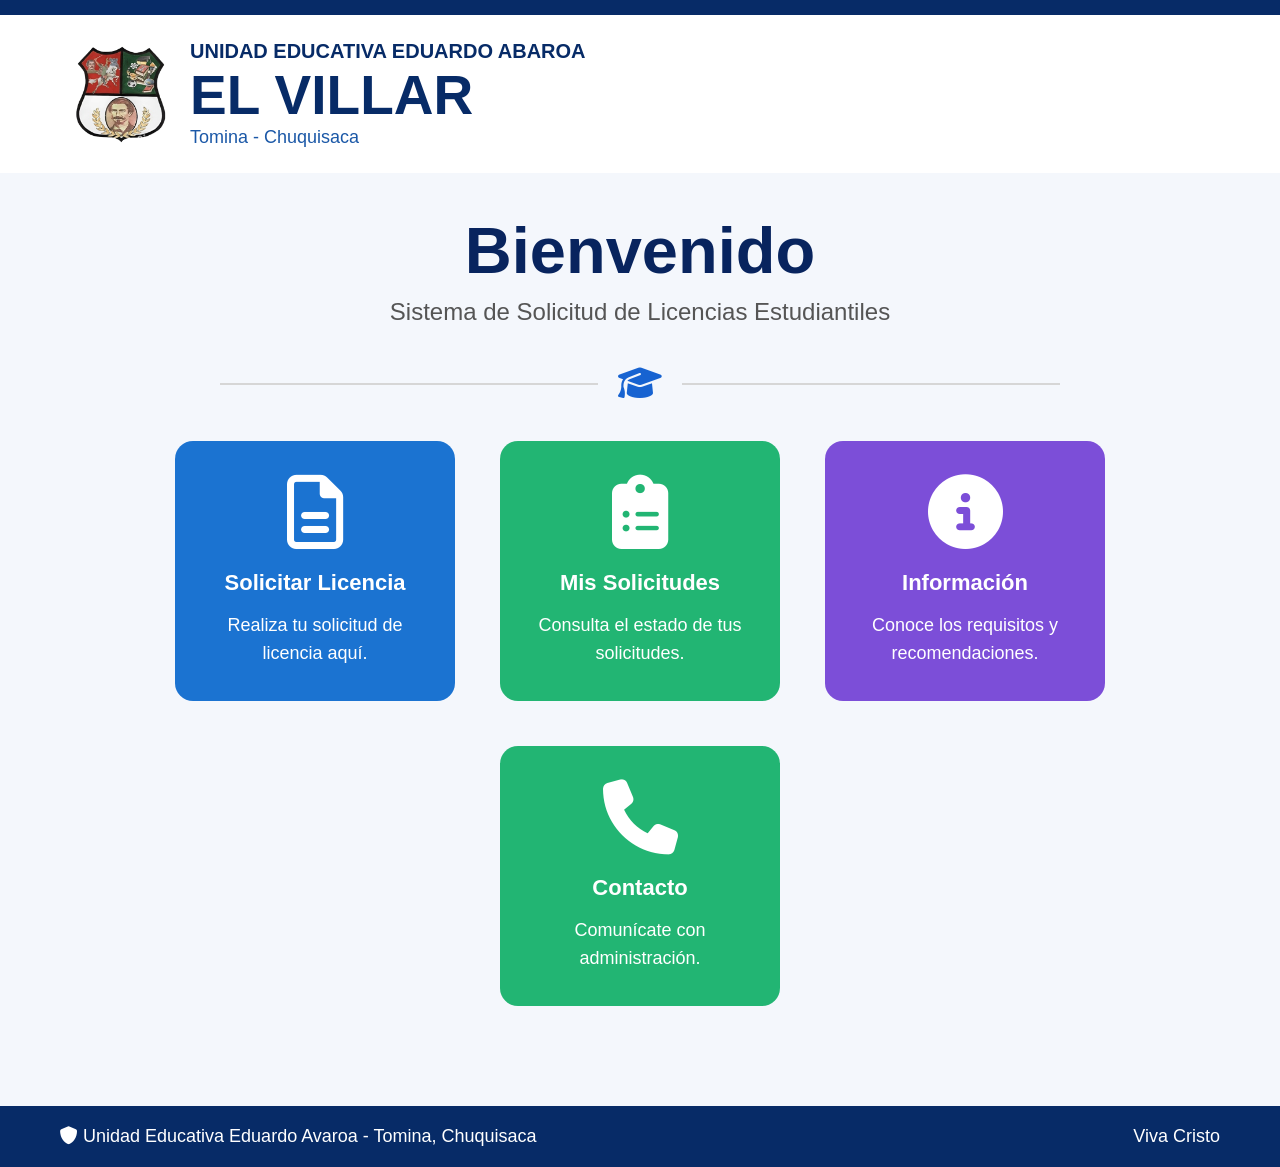
<file: index.html>
<!DOCTYPE html>
<html lang="es">
<head>
    <meta charset="UTF-8">
    <meta name="viewport" content="width=device-width, initial-scale=1.0">
    <title>Sistema de Licencias</title>

    <link rel="stylesheet"
    href="https://cdnjs.cloudflare.com/ajax/libs/font-awesome/6.6.0/css/all.min.css">

    <link rel="stylesheet" href="estilos.css">
</head>

<body>

<header>

    <div class="logo">

        <img src="img.png" alt="Logo">

        <div>
            <h3>UNIDAD EDUCATIVA EDUARDO ABAROA</h3>
            <h1>EL VILLAR</h1>
            <p>Tomina - Chuquisaca</p>
        </div>

    </div>

</header>


<section class="principal">

    <h1>Bienvenido</h1>

    <h2>Sistema de Solicitud de Licencias Estudiantiles</h2>

    <div class="linea">
        <hr>
        <i class="fa-solid fa-graduation-cap"></i>
        <hr>
    </div>

    <div class="contenedor">

        <a href="licencias.html" class="boton azul">

            <i class="fa-regular fa-file-lines"></i>

            <h3>Solicitar Licencia</h3>

            <p>Realiza tu solicitud de licencia aquí.</p>

        </a>


        <a href="histo" class="boton verde">

            <i class="fa-solid fa-clipboard-list"></i>

            <h3>Mis Solicitudes</h3>

            <p>Consulta el estado de tus solicitudes.</p>

        </a>


        <a href="info.html" class="boton morado">

            <i class="fa-solid fa-circle-info"></i>

            <h3>Información</h3>

            <p>Conoce los requisitos y recomendaciones.</p>

        </a>


        <a href="cont.html" class="boton naranja">

            <i class="fa-solid fa-phone"></i>

            <h3>Contacto</h3>

            <p>Comunícate con administración.</p>

        </a>

    </div>

</section>


<footer>

    <span>
        <i class="fa-solid fa-shield"></i>
        Unidad Educativa Eduardo Avaroa - Tomina, Chuquisaca
    </span>

    <span>
        Viva Cristo
    </span>

</footer>

</body>
</html>
</file>
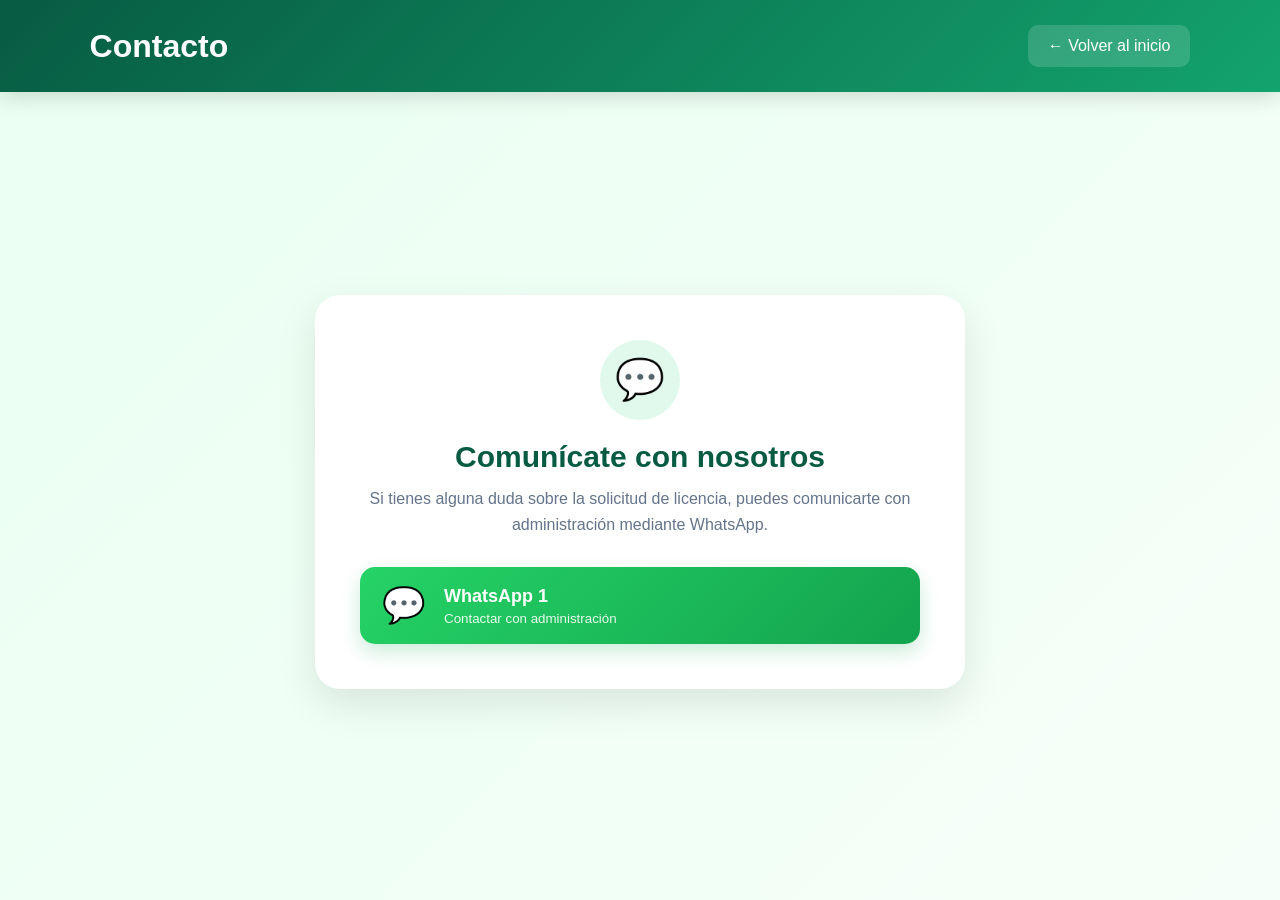
<file: cont.html>
<!DOCTYPE html>
<html lang="es">

<head>

    <meta charset="UTF-8">

    <meta name="viewport"content="width=device-width, initial-scale=1.0">

    <title>Contacto</title>

    <link rel="stylesheet" href="cont.css">

</head>

<body>

<header>

    <h1>Contacto</h1>

    <a href="index.html" class="volver">
        ← Volver al inicio
    </a>

</header>


<main>

    <section class="contacto">

        <div class="icono">
            💬
        </div>

        <h2>
            Comunícate con nosotros
        </h2>

        <p>
            Si tienes alguna duda sobre la solicitud
            de licencia, puedes comunicarte con
            administración mediante WhatsApp.
        </p>


        <div class="contactos">

            <a href="https://wa.me/73401686"target="_blank"class="whatsapp">

                <span>💬</span>

                <div>
                    <b>WhatsApp 1</b>
                    <small>
                        Contactar con administración
                    </small>
                </div>

            </a>

        </div>

    </section>

</main>

</body>
</html>
</file>
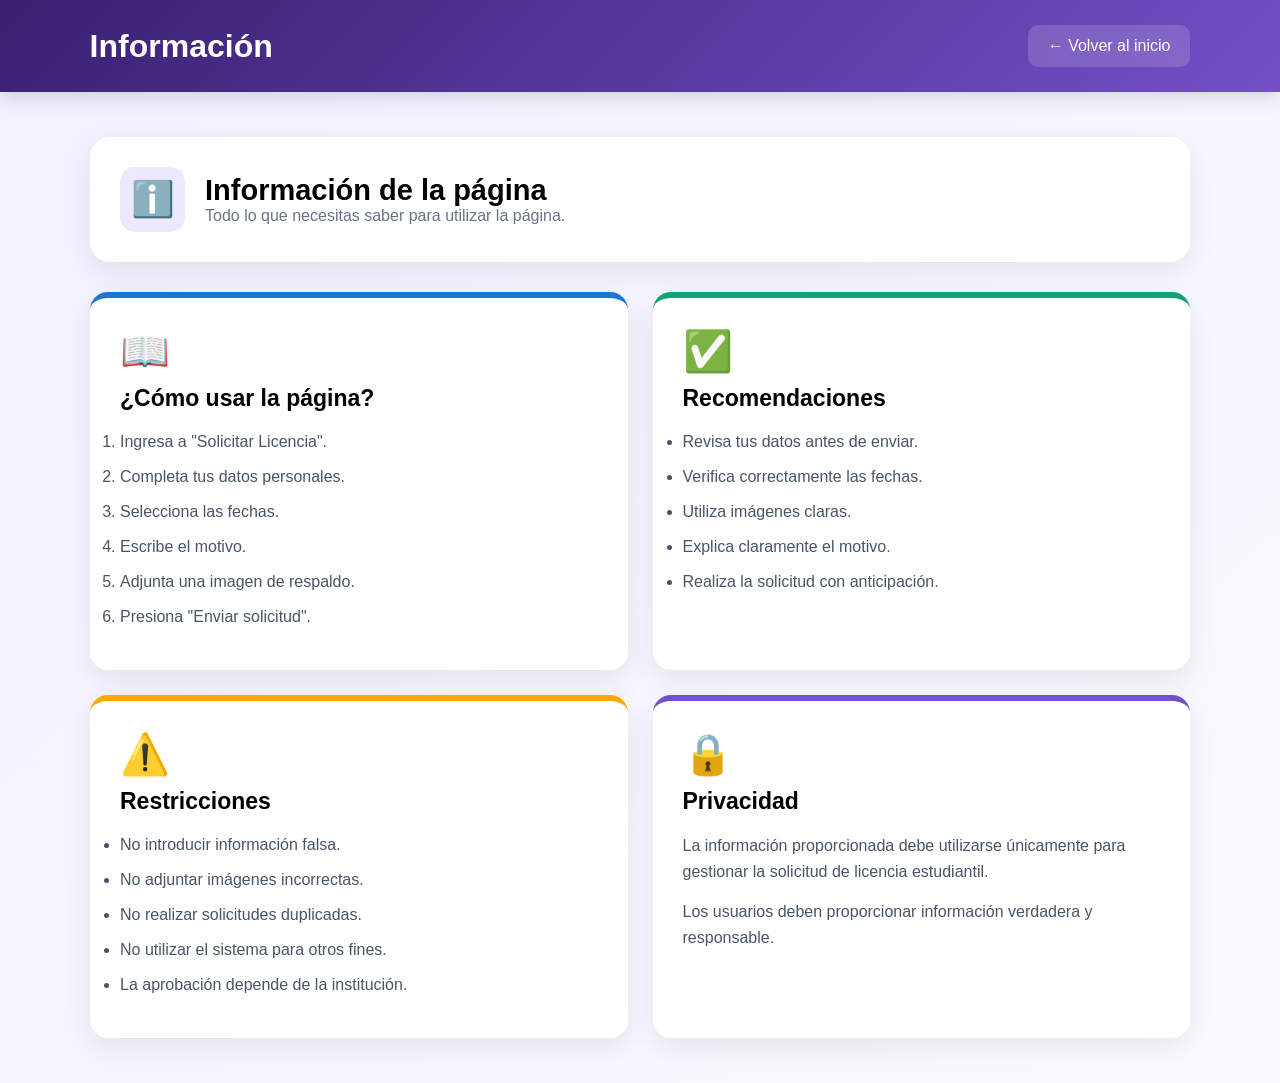
<file: info.html>
<!DOCTYPE html>
<html lang="es">

<head>

    <meta charset="UTF-8">

    <meta
        name="viewport"
        content="width=device-width, initial-scale=1.0"
    >

    <title>Información</title>

    <link
        rel="stylesheet"
        href="info.css"
    >

</head>

<body>

<header>

    <h1>Información</h1>

    <a href="index.html" class="volver">
        ← Volver al inicio
    </a>

</header>


<main>

    <section class="contenedor">

        <div class="titulo">

            <div class="icono">ℹ️</div>

            <div>

                <h2>Información de la página</h2>

                <p>
                    Todo lo que necesitas saber para
                    utilizar la página.
                </p>

            </div>

        </div>


        <div class="tarjetas">


            <article class="tarjeta azul">

                <div class="icono-tarjeta">
                    📖
                </div>

                <h3>
                    ¿Cómo usar la página?
                </h3>

                <ol>

                    <li>
                        Ingresa a "Solicitar Licencia".
                    </li>

                    <li>
                        Completa tus datos personales.
                    </li>

                    <li>
                        Selecciona las fechas.
                    </li>

                    <li>
                        Escribe el motivo.
                    </li>

                    <li>
                        Adjunta una imagen de respaldo.
                    </li>

                    <li>
                        Presiona "Enviar solicitud".
                    </li>

                </ol>

            </article>


            <article class="tarjeta verde">

                <div class="icono-tarjeta">
                    ✅
                </div>

                <h3>
                    Recomendaciones
                </h3>

                <ul>

                    <li>
                        Revisa tus datos antes de enviar.
                    </li>

                    <li>
                        Verifica correctamente las fechas.
                    </li>

                    <li>
                        Utiliza imágenes claras.
                    </li>

                    <li>
                        Explica claramente el motivo.
                    </li>

                    <li>
                        Realiza la solicitud con anticipación.
                    </li>

                </ul>

            </article>


            <article class="tarjeta naranja">

                <div class="icono-tarjeta">
                    ⚠️
                </div>

                <h3>
                    Restricciones
                </h3>

                <ul>

                    <li>
                        No introducir información falsa.
                    </li>

                    <li>
                        No adjuntar imágenes incorrectas.
                    </li>

                    <li>
                        No realizar solicitudes duplicadas.
                    </li>

                    <li>
                        No utilizar el sistema para otros fines.
                    </li>

                    <li>
                        La aprobación depende de la institución.
                    </li>

                </ul>

            </article>


            <article class="tarjeta morado">

                <div class="icono-tarjeta">
                    🔒
                </div>

                <h3>
                    Privacidad
                </h3>

                <p>
                    La información proporcionada debe utilizarse
                    únicamente para gestionar la solicitud de
                    licencia estudiantil.
                </p>

                <p>
                    Los usuarios deben proporcionar información
                    verdadera y responsable.
                </p>

            </article>


        </div>

    </section>

</main>

</body>
</html>
</file>
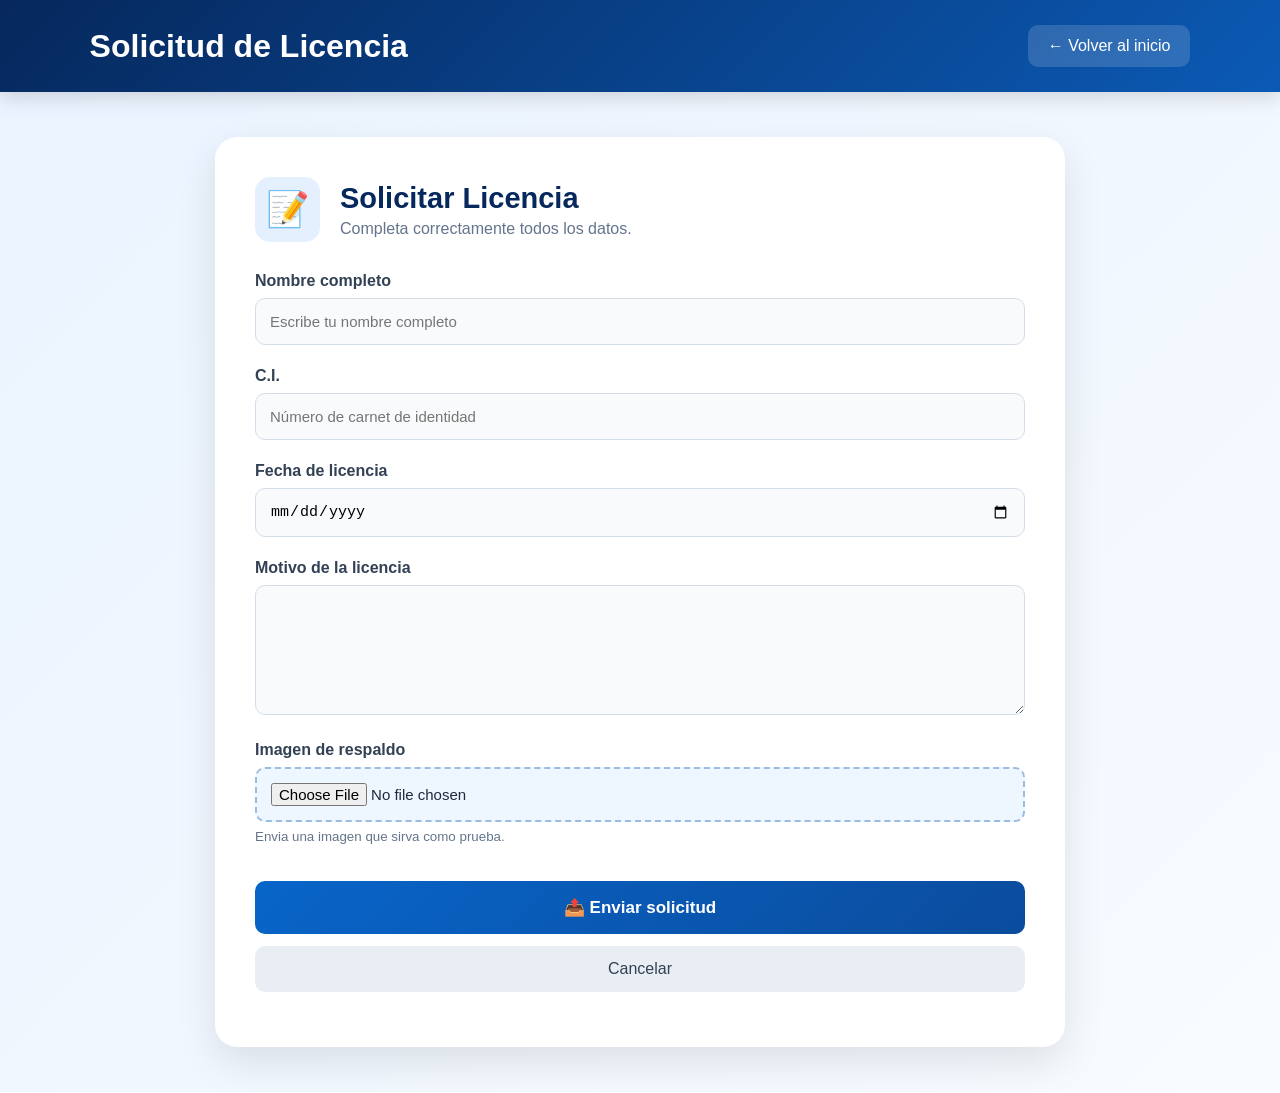
<file: licencias.html>
<!DOCTYPE html>
<html lang="es">
<head>
    <meta charset="UTF-8">
    <meta name="viewport" content="width=device-width, initial-scale=1.0">
    <title>Solicitar Licencia</title>

    <link rel="stylesheet" href="licencias.css">
</head>

<body>

    <header>
        <h1>Solicitud de Licencia</h1>

        <a href="index.html" class="volver">
            ← Volver al inicio
        </a>
    </header>

    <main>

        <section class="formulario">

            <div class="titulo">
                <span>📝</span>

                <div>
                    <h2>Solicitar Licencia</h2>
                    <p>
                        Completa correctamente todos los datos.
                    </p>
                </div>
            </div>


            <form id="formularioLicencia">

                <div class="campo">

                    <label>Nombre completo</label>

                    <input
                        type="text"
                        id="nombre"
                        placeholder="Escribe tu nombre completo"
                        required
                    >

                </div>


                <div class="campo">

                    <label>C.I.</label>

                    <input type="text" id="ci" placeholder="Número de carnet de identidad" required>

                </div>


                <div class="fechas">

                    <div class="campo">

                        <label>Fecha de licencia</label>

                        <input type="date" id="fechaLicencia" required>

                    </div>

                </div>

                <div class="campo">

                    <label>Motivo de la licencia</label>

                    <textarea id="motivo" placeholder="Escribe el motivo de tu licencia..." required>
                    </textarea>
                </div>


                <div class="campo">

                    <label>Imagen de respaldo</label>

                    <input type="file"  id="imagen" accept="image/*" required>

                    <small>
                        Envia una imagen que sirva como prueba.
                    </small>

                </div>


                <img id="vistaPrevia" class="vistaPrevia">

                <button type="submit" class="enviar">
                    📤 Enviar solicitud
                </button>


                <a href="index.html" class="cancelar">
                    Cancelar
                </a>

            </form>

            <p id="mensaje"></p>

        </section>

    </main>

</body>
</html>
</file>
<file: estilos.css>
*{
    margin:0;
    padding:0;
    box-sizing:border-box;
    font-family:Arial, Helvetica, sans-serif;
}

body{

    background:#f4f7fc;
}

header{

    background:white;
    border-top:15px solid #072b67;
    padding:25px 70px;
}

.logo{

    display:flex;
    align-items:center;
    gap:20px;
}

.logo img{

    width:100px;
}

.logo h3{

    color:#072b67;
    font-size:20px;
}

.logo h1{

    color:#072b67;
    font-size:55px;
}

.logo p{

    color:#1b58a7;
    font-size:18px;
}

.principal{

    text-align:center;
    padding:40px;
}

.principal h1{

    font-size:65px;
    color:#08245e;
}

.principal h2{

    color:#555;
    margin-top:10px;
    font-weight:normal;
}

.linea{

    display:flex;
    align-items:center;
    justify-content:center;
    gap:20px;
    margin:40px auto;
    width:70%;
}

.linea hr{

    flex:1;
    border:none;
    height:2px;
    background:#d6d6d6;
}

.linea i{

    color:#1763d1;
    font-size:35px;
}

.contenedor{

    display:flex;
    justify-content:center;
    gap:45px;
    flex-wrap:wrap;
}

.boton{

    width:280px;
    height:260px;

    border-radius:18px;

    color:white;
    text-decoration:none;

    display:flex;
    flex-direction:column;
    justify-content:center;
    align-items:center;

    transition:.3s;
}

.boton:hover{

    transform:translateY(-8px);
    box-shadow:0px 12px 25px rgba(0,0,0,.25);
}

.boton i{

    font-size:75px;
    margin-bottom:20px;
}

.boton h3{

    font-size:22px;
    margin-bottom:15px;
}

.boton p{

    width:80%;
    font-size:18px;
    line-height:28px;
}

.azul{

    background:#1b73d1;
}

.verde{

    background:#22b573;
}

.morado{

    background:#7c4ed8;
}

.naranja{

    background:#22b573;
}

footer{

    margin-top:60px;

    background:#072b67;

    color:white;

    display:flex;

    justify-content:space-between;

    padding:20px 60px;

    font-size:18px;
}

@media(max-width:1100px){

.contenedor{

flex-direction:column;
align-items:center;

}

footer{

flex-direction:column;
text-align:center;
gap:10px;

}

}
</file>
<file: cont.css>
* {
    margin: 0;
    padding: 0;
    box-sizing: border-box;
}

body {

    font-family: Arial, sans-serif;

    min-height: 100vh;

    background:
        linear-gradient(
            135deg,
            #eafff2,
            #f5fff9
        );

    color: #1e293b;
}


/* ENCABEZADO */

header {

    background:
        linear-gradient(
            135deg,
            #075b42,
            #13a36e
        );

    color: white;

    padding: 25px 7%;

    display: flex;

    justify-content: space-between;

    align-items: center;

    box-shadow:
        0 5px 20px rgba(0,0,0,0.15);
}

header h1 {

    font-size: 32px;
}

.volver {

    color: white;

    text-decoration: none;

    background:
        rgba(255,255,255,0.15);

    padding: 12px 20px;

    border-radius: 10px;

    transition: 0.3s;
}

.volver:hover {

    background: white;

    color: #075b42;
}


/* CONTENIDO */

main {

    min-height:
        calc(100vh - 100px);

    display: flex;

    justify-content: center;

    align-items: center;

    padding: 40px 20px;
}


/* TARJETA */

.contacto {

    width: 100%;

    max-width: 650px;

    background: white;

    padding: 45px;

    border-radius: 25px;

    text-align: center;

    box-shadow:
        0 15px 40px
        rgba(0,0,0,0.10);
}


/* ICONO */

.icono {

    width: 80px;

    height: 80px;

    background: #e0f9ec;

    border-radius: 50%;

    display: flex;

    justify-content: center;

    align-items: center;

    font-size: 40px;

    margin: auto;

    margin-bottom: 20px;
}


/* TITULO */

.contacto h2 {

    color: #075b42;

    font-size: 30px;

    margin-bottom: 12px;
}

.contacto > p {

    color: #64748b;

    line-height: 1.6;

    margin-bottom: 30px;
}


/* CONTACTOS */

.contactos {

    display: flex;

    flex-direction: column;

    gap: 15px;
}


/* WHATSAPP */

.whatsapp {

    display: flex;

    align-items: center;

    gap: 18px;

    padding: 18px 22px;

    border-radius: 15px;

    background:
        linear-gradient(
            135deg,
            #25d366,
            #13a34e
        );

    color: white;

    text-decoration: none;

    text-align: left;

    box-shadow:
        0 8px 20px
        rgba(20,170,85,0.22);

    transition: 0.3s;
}

.whatsapp:hover {

    transform: translateY(-4px);

    box-shadow:
        0 13px 28px
        rgba(20,170,85,0.32);
}

.whatsapp span {

    font-size: 35px;
}

.whatsapp b {

    display: block;

    font-size: 18px;
}

.whatsapp small {

    display: block;

    margin-top: 4px;

    opacity: 0.9;
}


/* BOTÓN INICIO */

.inicio {

    display: block;

    margin-top: 25px;

    padding: 14px;

    border-radius: 11px;

    background: #edf2f7;

    color: #334155;

    text-decoration: none;

    font-weight: bold;

    transition: 0.3s;
}

.inicio:hover {

    background: #dce7e1;

    color: #075b42;
}


/* CELULAR */

@media(max-width: 600px) {

    header {

        flex-direction: column;

        align-items: flex-start;

        gap: 15px;
    }

    .contacto {

        padding: 30px 22px;
    }

    .contacto h2 {

        font-size: 25px;
    }

}
</file>
<file: info.css>
* {
    margin: 0;
    padding: 0;
    box-sizing: border-box;
}

body {

    font-family: Arial, sans-serif;

    background:
        linear-gradient(
            135deg,
            #f3f0ff,
            #f8fbff
        );

    min-height: 100vh;

    color: #1e293b;
}


/* ENCABEZADO */

header {

    background:
        linear-gradient(
            135deg,
            #392070,
            #7350c7
        );

    color: white;

    padding: 25px 7%;

    display: flex;

    justify-content: space-between;

    align-items: center;

    box-shadow:
        0 5px 20px rgba(0,0,0,0.15);
}

header h1 {

    font-size: 32px;
}

.volver {

    color: white;

    text-decoration: none;

    padding: 12px 20px;

    border-radius: 10px;

    background:
        rgba(255,255,255,0.15);

    transition: 0.3s;
}

.volver:hover {

    background: white;

    color: #392070;
}


/* CONTENEDOR */

main {

    padding: 45px 20px;
}

.contenedor {

    max-width: 1100px;

    margin: auto;
}


/* TITULO */

.titulo {

    display: flex;

    align-items: center;

    gap: 20px;

    background: white;

    padding: 30px;

    border-radius: 20px;

    margin-bottom: 30px;

    box-shadow:
        0 10px 30px rgba(0,0,0,0.08);
}

.icono {

    width: 65px;

    height: 65px;

    border-radius: 15px;

    display: flex;

    align-items: center;

    justify-content: center;

    background: #eee8ff;

    font-size: 35px;
}

.titulo h2 {

    color: #000000;

    font-size: 29px;
}

.titulo p {

    color: #64748b;
}

.tarjetas {

    display: grid;

    grid-template-columns:
        1fr 1fr;

    gap: 25px;
}

.tarjeta {

    background: white;

    padding: 30px;

    border-radius: 18px;

    box-shadow:
        0 10px 30px
        rgba(0,0,0,0.08);

    border-top: 6px solid;

    transition: 0.3s;
}

.tarjeta:hover {

    transform: translateY(-5px);

    box-shadow:
        0 15px 35px
        rgba(0,0,0,0.12);
}

.tarjeta h3 {

    font-size: 23px;

    margin: 10px 0 18px;
}

.tarjeta li {

    margin: 11px 0;

    color: #475569;

    line-height: 1.5;
}

.tarjeta p {

    color: #475569;

    margin-top: 15px;

    line-height: 1.6;
}

.azul {

    border-color: #1976d2;
}

.azul h3 {

    color: #000000;
}

.verde {

    border-color: #13a36e;
}

.verde h3 {

    color: #000000;
}

.naranja {

    border-color: #ffa900;
}

.naranja h3 {

    color: #000000;
}

.morado {

    border-color: #7350c7;
}

.morado h3 {

    color: #000000;
}

.icono-tarjeta {

    font-size: 40px;
}

@media(max-width: 700px) {

    header {

        flex-direction: column;

        align-items: flex-start;

        gap: 15px;
    }

    .tarjetas {

        grid-template-columns: 1fr;
    }

    .titulo {

        padding: 22px;
    }

}
</file>
<file: licencias.css>
* {
    margin: 0;
    padding: 0;
    box-sizing: border-box;
}

body {

    font-family: Arial, sans-serif;

    background:
        linear-gradient(
            135deg,
            #eaf3ff,
            #f8fbff
        );

    min-height: 100vh;

    color: #1e293b;
}

header {

    background:
        linear-gradient(
            135deg,
            #06285c,
            #0b5ab5
        );

    color: white;

    padding: 25px 7%;

    display: flex;

    justify-content: space-between;

    align-items: center;

    box-shadow:
        0 5px 20px rgba(0,0,0,0.15);
}

header h1 {

    font-size: 32px;
}

.volver {

    color: white;

    text-decoration: none;

    padding: 12px 20px;

    border-radius: 10px;

    background:
        rgba(255,255,255,0.15);

    transition: 0.3s;
}

.volver:hover {

    background: white;

    color: #06285c;
}

main {

    width: 100%;

    padding: 45px 20px;
}

.formulario {

    max-width: 850px;

    margin: auto;

    background: white;

    padding: 40px;

    border-radius: 22px;

    box-shadow:
        0 15px 40px
        rgba(0,0,0,0.10);
}

.titulo {

    display: flex;

    align-items: center;

    gap: 20px;

    margin-bottom: 30px;
}

.titulo span {

    width: 65px;

    height: 65px;

    display: flex;

    align-items: center;

    justify-content: center;

    background: #e5f0ff;

    border-radius: 15px;

    font-size: 35px;
}

.titulo h2 {

    color: #06285c;

    font-size: 29px;
}

.titulo p {

    color: #64748b;

    margin-top: 5px;
}

.campo {

    margin-bottom: 22px;
}

.campo label {

    display: block;

    font-weight: bold;

    margin-bottom: 8px;

    color: #334155;
}

.campo input,
.campo textarea {

    width: 100%;

    padding: 14px;

    border: 1px solid #d4deea;

    border-radius: 10px;

    background: #f8fafc;

    font-size: 15px;

    outline: none;

    transition: 0.3s;
}

.campo input:focus,
.campo textarea:focus {

    background: white;

    border-color: #1976d2;

    box-shadow:
        0 0 0 4px
        rgba(25,118,210,0.12);
}

textarea {

    min-height: 130px;

    resize: vertical;
}

.fechas {
    display: grid;
    gap: 20px;
}

.campo input[type="file"] {
    cursor: pointer;
    border: 2px dashed #9bbce0;
    background: #eef6ff;
}

small {

    display: block;

    color: #64748b;

    margin-top: 7px;
}

.vistaPrevia {

    max-width: 250px;

    max-height: 200px;

    display: block;

    margin: 15px auto;

    border-radius: 12px;
}

.enviar {

    width: 100%;

    padding: 16px;

    border: none;

    border-radius: 10px;

    background:
        linear-gradient(
            135deg,
            #0865c9,
            #0b4c9d
        );

    color: white;

    font-size: 17px;

    font-weight: bold;

    cursor: pointer;

    transition: 0.3s;
}

.enviar:hover {

    transform: translateY(-3px);

    box-shadow:
        0 10px 20px
        rgba(8,101,201,0.3);
}

.cancelar {

    display: block;

    text-align: center;

    text-decoration: none;

    color: #334155;

    background: #e9eef5;

    padding: 14px;

    margin-top: 12px;

    border-radius: 10px;
}

.cancelar:hover {

    background: #dce5ef;
}

#mensaje {

    text-align: center;

    color: #0a9c5a;

    font-weight: bold;

    margin-top: 15px;
}

@media(max-width: 650px) {

    header {

        flex-direction: column;

        gap: 15px;

        align-items: flex-start;
    }

    .formulario {

        padding: 25px;
    }

    .fechas {

        grid-template-columns: 1fr;
    }

    .titulo h2 {

        font-size: 24px;
    }

}
</file>
